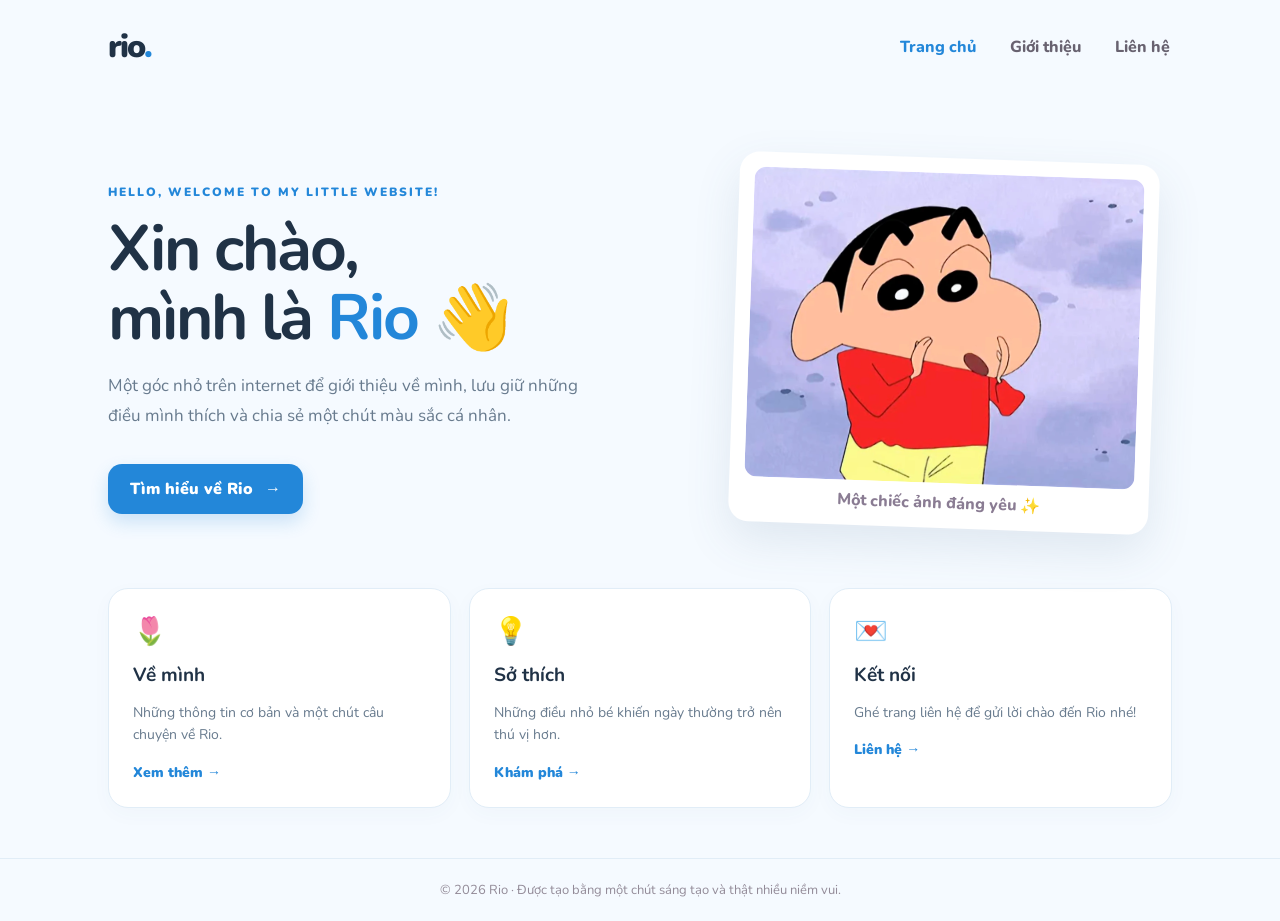
<file: index.html>
<!DOCTYPE html>
<html lang="vi">
<head>
  <meta charset="UTF-8">
  <meta name="viewport" content="width=device-width, initial-scale=1.0">
  <title>Rio | Trang chủ</title>
  <link rel="stylesheet" href="style.css">
</head>
<body>
  <header class="site-header">
    <a class="logo" href="index.html">rio<span>.</span></a>
    <nav aria-label="Điều hướng chính">
      <a class="active" href="index.html">Trang chủ</a>
      <a href="about.html">Giới thiệu</a>
      <a href="contact.html">Liên hệ</a>
    </nav>
  </header>
  <main>
    <section class="hero">
      <div class="hero-text">
        <p class="eyebrow">HELLO, WELCOME TO MY LITTLE WEBSITE!</p>
        <h1>Xin chào,<br>mình là <span>Rio</span> 👋</h1>
        <p class="intro">Một góc nhỏ trên internet để giới thiệu về mình, lưu giữ những điều mình thích và chia sẻ một chút màu sắc cá nhân.</p>
        <a class="button" href="about.html">Tìm hiểu về Rio <span>→</span></a>
      </div>
      <div class="photo-card">
        <div class="photo-frame"><img src="images/rio-picture.webp" alt="Ảnh minh họa Shin-chan được Rio chọn"></div>
        <span class="photo-caption">Một chiếc ảnh đáng yêu ✨</span>
      </div>
    </section>
    <section class="quick-cards">
      <article class="mini-card"><span class="card-icon">🌷</span><h2>Về mình</h2><p>Những thông tin cơ bản và một chút câu chuyện về Rio.</p><a href="about.html">Xem thêm →</a></article>
      <article class="mini-card"><span class="card-icon">💡</span><h2>Sở thích</h2><p>Những điều nhỏ bé khiến ngày thường trở nên thú vị hơn.</p><a href="about.html#hobbies">Khám phá →</a></article>
      <article class="mini-card"><span class="card-icon">💌</span><h2>Kết nối</h2><p>Ghé trang liên hệ để gửi lời chào đến Rio nhé!</p><a href="contact.html">Liên hệ →</a></article>
    </section>
  </main>
  <footer>© 2026 Rio · Được tạo bằng một chút sáng tạo và thật nhiều niềm vui.</footer>
</body>
</html>
</file>
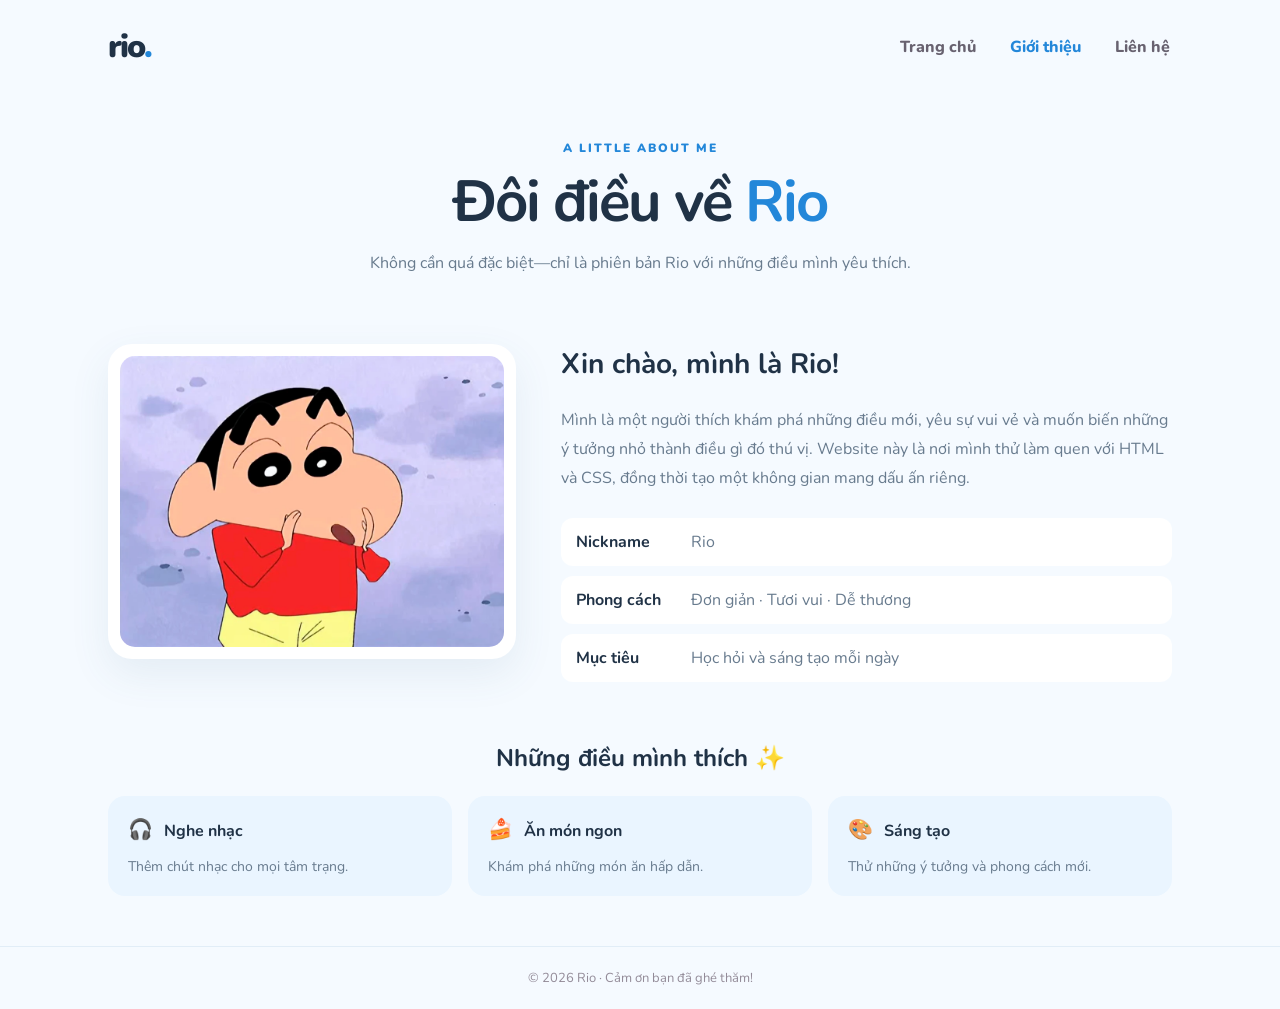
<file: about.html>
<!DOCTYPE html>
<html lang="vi">
<head>
  <meta charset="UTF-8"><meta name="viewport" content="width=device-width, initial-scale=1.0">
  <title>Rio | Giới thiệu</title><link rel="stylesheet" href="style.css">
</head>
<body>
  <header class="site-header"><a class="logo" href="index.html">rio<span>.</span></a><nav aria-label="Điều hướng chính"><a href="index.html">Trang chủ</a><a class="active" href="about.html">Giới thiệu</a><a href="contact.html">Liên hệ</a></nav></header>
  <main class="page-main">
    <div class="page-heading"><p class="eyebrow">A LITTLE ABOUT ME</p><h1>Đôi điều về <span>Rio</span></h1><p>Không cần quá đặc biệt—chỉ là phiên bản Rio với những điều mình yêu thích.</p></div>
    <section class="about-layout">
      <div class="about-image"><img src="images/rio-picture.webp" alt="Ảnh minh họa Shin-chan"></div>
      <div class="about-content">
        <h2>Xin chào, mình là Rio!</h2>
        <p>Mình là một người thích khám phá những điều mới, yêu sự vui vẻ và muốn biến những ý tưởng nhỏ thành điều gì đó thú vị. Website này là nơi mình thử làm quen với HTML và CSS, đồng thời tạo một không gian mang dấu ấn riêng.</p>
        <div class="info-list"><div><strong>Nickname</strong><span>Rio</span></div><div><strong>Phong cách</strong><span>Đơn giản · Tươi vui · Dễ thương</span></div><div><strong>Mục tiêu</strong><span>Học hỏi và sáng tạo mỗi ngày</span></div></div>
      </div>
    </section>
    <section class="hobbies" id="hobbies"><h2>Những điều mình thích ✨</h2><div class="hobby-grid"><div>🎧 <b>Nghe nhạc</b><p>Thêm chút nhạc cho mọi tâm trạng.</p></div><div>🍰 <b>Ăn món ngon</b><p>Khám phá những món ăn hấp dẫn.</p></div><div>🎨 <b>Sáng tạo</b><p>Thử những ý tưởng và phong cách mới.</p></div></div></section>
  </main><footer>© 2026 Rio · Cảm ơn bạn đã ghé thăm!</footer>
</body></html>
</file>
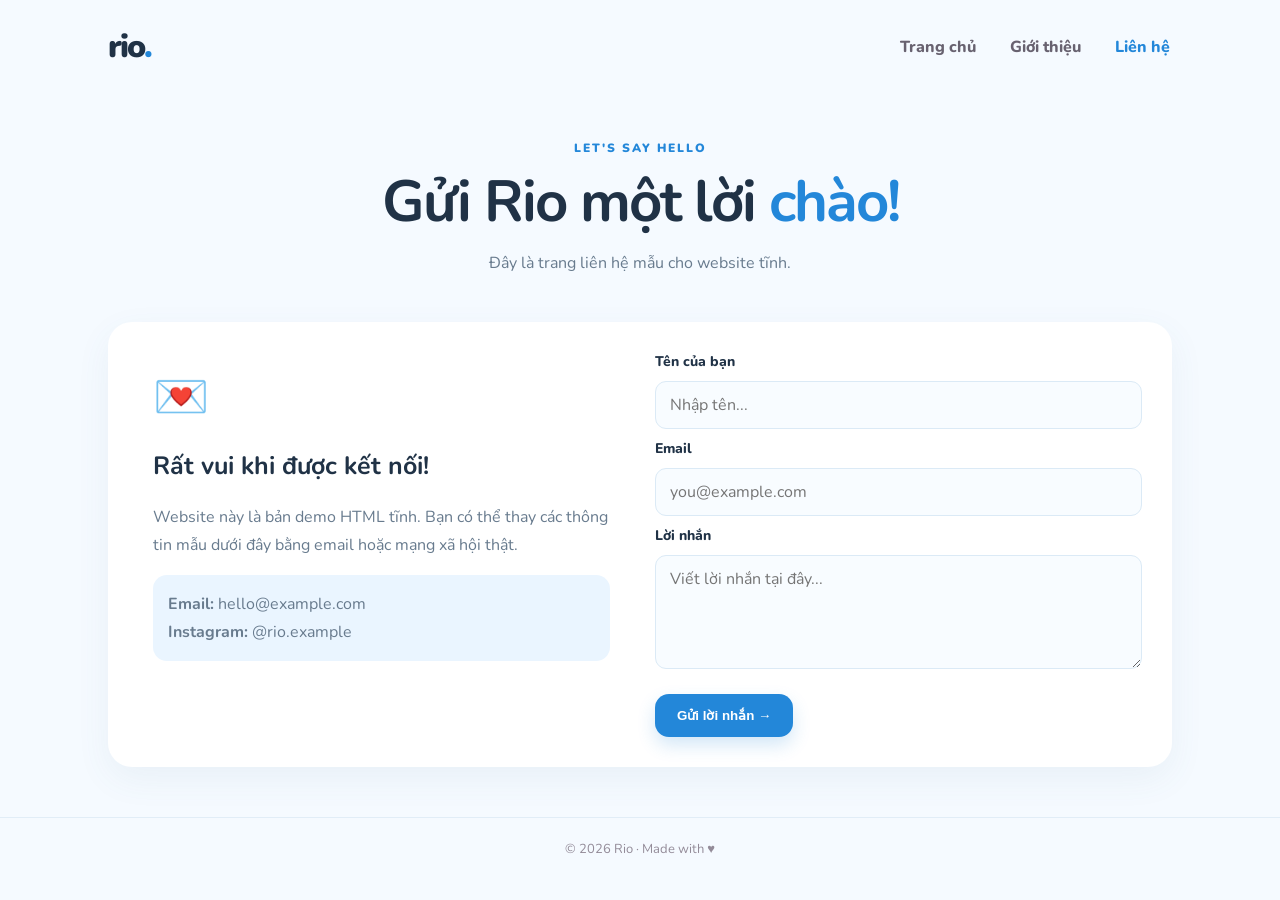
<file: contact.html>
<!DOCTYPE html>
<html lang="vi">
<head>
  <meta charset="UTF-8"><meta name="viewport" content="width=device-width, initial-scale=1.0">
  <title>Rio | Liên hệ</title><link rel="stylesheet" href="style.css">
</head>
<body>
  <header class="site-header"><a class="logo" href="index.html">rio<span>.</span></a><nav aria-label="Điều hướng chính"><a href="index.html">Trang chủ</a><a href="about.html">Giới thiệu</a><a class="active" href="contact.html">Liên hệ</a></nav></header>
  <main class="page-main contact-main"><div class="page-heading"><p class="eyebrow">LET'S SAY HELLO</p><h1>Gửi Rio một lời <span>chào!</span></h1><p>Đây là trang liên hệ mẫu cho website tĩnh.</p></div>
    <section class="contact-box"><div class="contact-note"><span class="big-icon">💌</span><h2>Rất vui khi được kết nối!</h2><p>Website này là bản demo HTML tĩnh. Bạn có thể thay các thông tin mẫu dưới đây bằng email hoặc mạng xã hội thật.</p><p class="fake-contact"><b>Email:</b> hello@example.com<br><b>Instagram:</b> @rio.example</p></div>
      <form onsubmit="event.preventDefault(); alert('Đây là form minh họa. Website tĩnh chưa gửi dữ liệu đi nhé!');"><label for="name">Tên của bạn</label><input id="name" type="text" placeholder="Nhập tên..." required><label for="email">Email</label><input id="email" type="email" placeholder="you@example.com" required><label for="message">Lời nhắn</label><textarea id="message" rows="4" placeholder="Viết lời nhắn tại đây..." required></textarea><button class="button" type="submit">Gửi lời nhắn →</button></form></section>
  </main><footer>© 2026 Rio · Made with ♥</footer>
</body></html>
</file>
<file: style.css>
@import url('https://fonts.googleapis.com/css2?family=Nunito:wght@400;600;700;800;900&display=swap');
:root{--pink:#2387d9;--pink-light:#eaf5ff;--ink:#203246;--muted:#687b8e;--cream:#f5faff;--purple:#6aaee8}
*{box-sizing:border-box}body{margin:0;background:var(--cream);color:var(--ink);font-family:'Nunito',Arial,sans-serif}a{color:inherit;text-decoration:none}.site-header{max-width:1120px;margin:auto;padding:25px 28px;display:flex;align-items:center;justify-content:space-between}.logo{font-size:32px;font-weight:900;letter-spacing:-2px}.logo span{color:var(--pink)}nav{display:flex;gap:30px;font-weight:800;color:#686270}nav a{padding:9px 2px}nav a:hover,nav a.active{color:var(--pink)}main{max-width:1120px;margin:auto;padding:20px 28px 50px}.hero{display:grid;grid-template-columns:1.1fr .9fr;align-items:center;gap:50px;padding:45px 0 60px}.eyebrow{color:var(--pink);font-weight:900;letter-spacing:2px;font-size:12px}.hero h1,.page-heading h1{font-size:clamp(40px,5vw,66px);line-height:1.08;letter-spacing:-2px;margin:15px 0}.hero h1 span,.page-heading h1 span{color:var(--pink)}.intro{max-width:480px;color:var(--muted);font-size:17px;line-height:1.8}.button{display:inline-flex;align-items:center;gap:12px;background:var(--pink);color:white;padding:14px 22px;border-radius:14px;font-weight:900;border:0;cursor:pointer;margin-top:15px;box-shadow:0 8px 18px #2387d933}.button:hover{transform:translateY(-2px);filter:saturate(1.1)}.photo-card{justify-self:center;position:relative;transform:rotate(2deg);background:white;padding:15px 15px 45px;border-radius:20px;box-shadow:0 18px 45px #456b8b20;max-width:420px;width:100%}.photo-frame{border-radius:12px;overflow:hidden;background:#e9e4f8}.photo-frame img{display:block;width:100%;height:310px;object-fit:cover}.photo-caption{position:absolute;bottom:14px;left:0;right:0;text-align:center;color:#8a7c93;font-weight:800}.quick-cards{display:grid;grid-template-columns:repeat(3,1fr);gap:18px}.mini-card{background:white;border:1px solid #e1edf7;border-radius:20px;padding:24px;box-shadow:0 6px 20px #456b8b08}.card-icon{font-size:27px}.mini-card h2{font-size:19px;margin:12px 0 7px}.mini-card p{color:var(--muted);line-height:1.6;font-size:14px}.mini-card a{color:var(--pink);font-weight:900;font-size:14px}.page-main{padding-top:35px}.page-heading{text-align:center;margin:10px auto 45px;max-width:680px}.page-heading h1{font-size:clamp(36px,4.6vw,58px)}.page-heading>p:last-child{color:var(--muted);line-height:1.7}.about-layout{display:grid;grid-template-columns:.8fr 1.2fr;gap:45px;align-items:center}.about-image{background:white;padding:12px;border-radius:24px;box-shadow:0 15px 40px #456b8b18}.about-image img{width:100%;display:block;border-radius:15px}.about-content h2{font-size:28px}.about-content p{line-height:1.8;color:var(--muted)}.info-list{margin-top:25px;display:grid;gap:10px}.info-list div{background:white;border-radius:12px;padding:13px 15px;display:flex;gap:20px}.info-list strong{min-width:95px}.info-list span{color:var(--muted)}.hobbies{margin-top:60px}.hobbies h2{text-align:center;margin-bottom:22px}.hobby-grid{display:grid;grid-template-columns:repeat(3,1fr);gap:16px}.hobby-grid div{background:var(--pink-light);border-radius:17px;padding:20px;font-size:20px}.hobby-grid b{font-size:16px;margin-left:6px}.hobby-grid p{font-size:14px;color:var(--muted);margin-bottom:0}.contact-box{display:grid;grid-template-columns:1fr 1fr;gap:30px;background:white;border-radius:24px;padding:30px;box-shadow:0 12px 35px #456b8b12}.contact-note{padding:15px}.big-icon{font-size:45px}.contact-note h2{font-size:25px}.contact-note p{color:var(--muted);line-height:1.75}.fake-contact{background:var(--pink-light);border-radius:14px;padding:15px}.contact-box form{display:grid;gap:10px}.contact-box label{font-weight:800;font-size:14px}.contact-box input,.contact-box textarea{width:100%;font:inherit;border:1px solid #dbeaf6;border-radius:11px;padding:12px 14px;background:#f8fcff;outline:none}.contact-box input:focus,.contact-box textarea:focus{border-color:var(--pink)}.contact-box textarea{resize:vertical}.contact-box .button{justify-self:start}footer{text-align:center;padding:22px;color:#938b98;font-size:13px;border-top:1px solid #e1edf7}
@media(max-width:760px){.site-header{padding:20px;gap:20px}nav{gap:14px;font-size:14px}.hero{grid-template-columns:1fr;padding:20px 0 40px;gap:30px}.hero-text{text-align:center}.intro{margin:0 auto}.photo-card{max-width:360px}.photo-frame img{height:270px}.quick-cards,.hobby-grid{grid-template-columns:1fr}.about-layout,.contact-box{grid-template-columns:1fr}.about-image{max-width:420px;margin:auto}.page-heading{margin-bottom:30px}.info-list div{flex-direction:column;gap:5px}}
@media(max-width:420px){.site-header{flex-direction:column}.hero h1{font-size:42px}main{padding-left:18px;padding-right:18px}}
</file>
